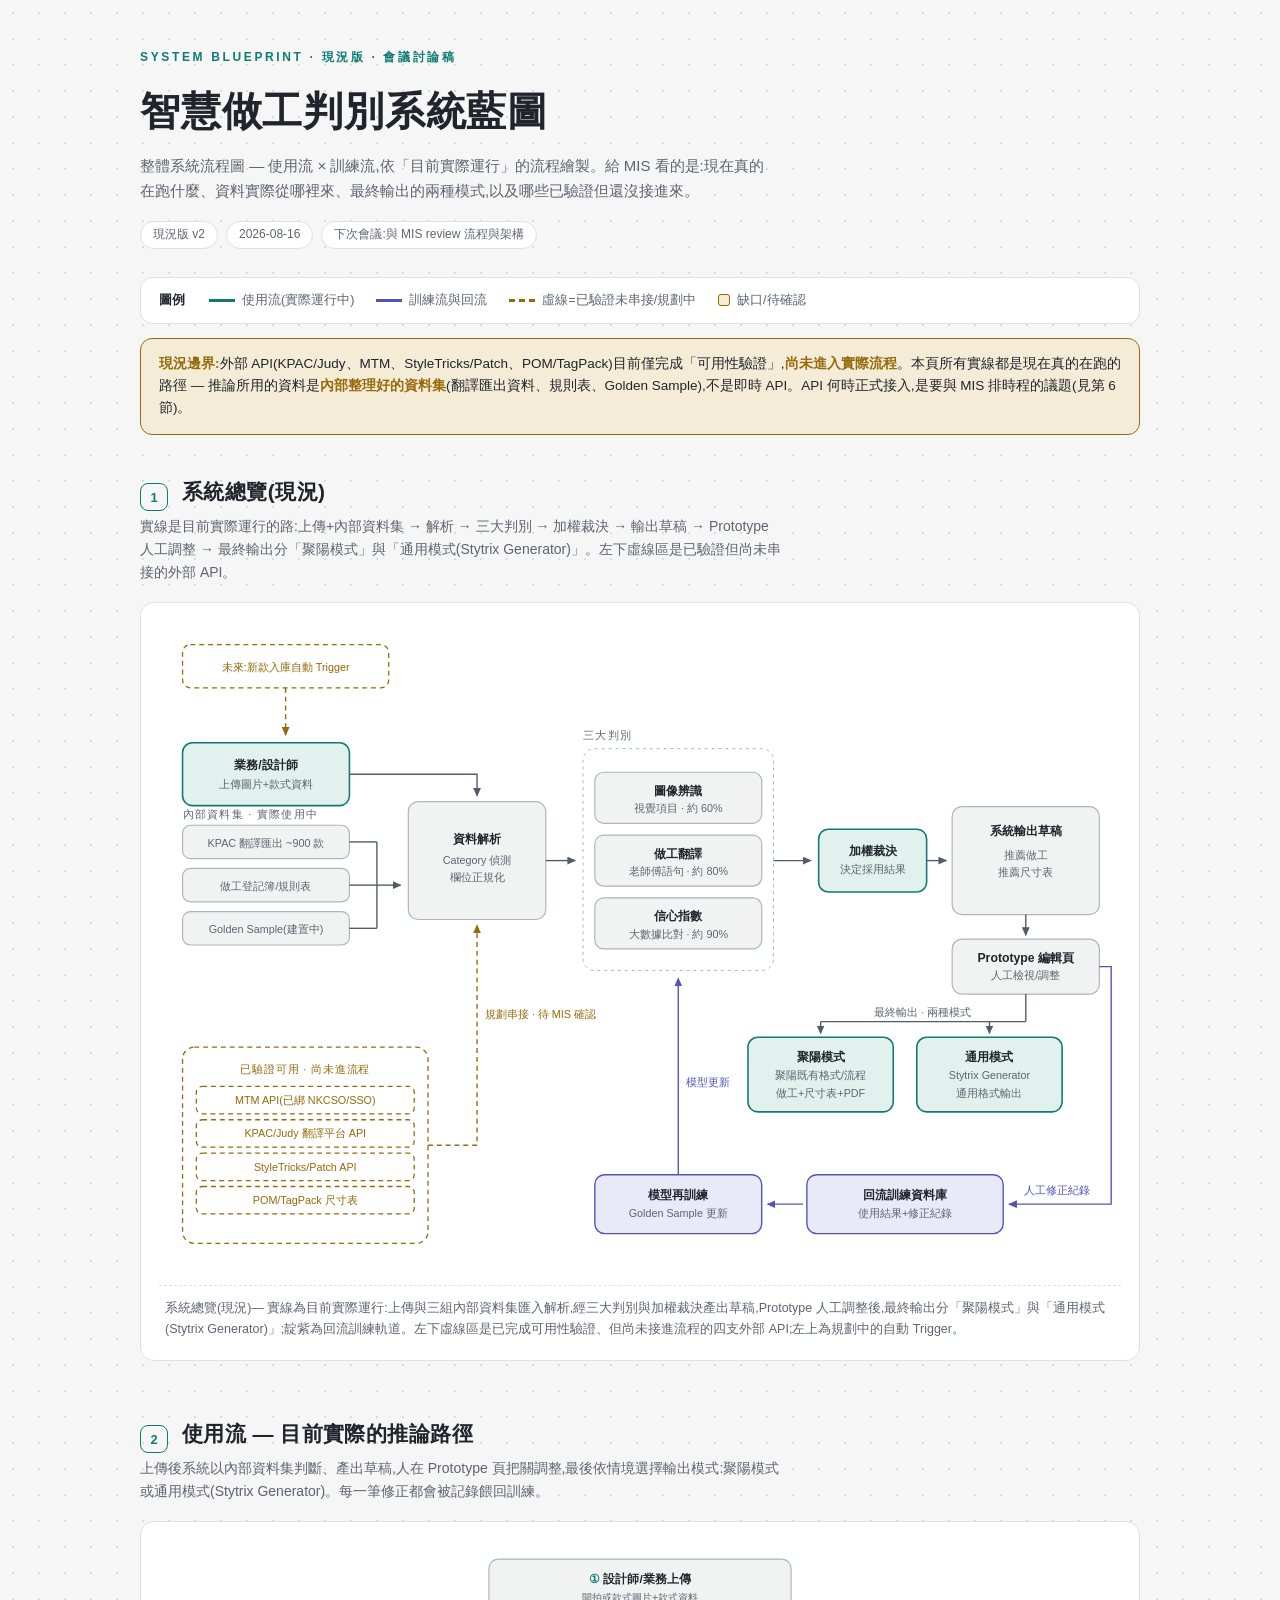
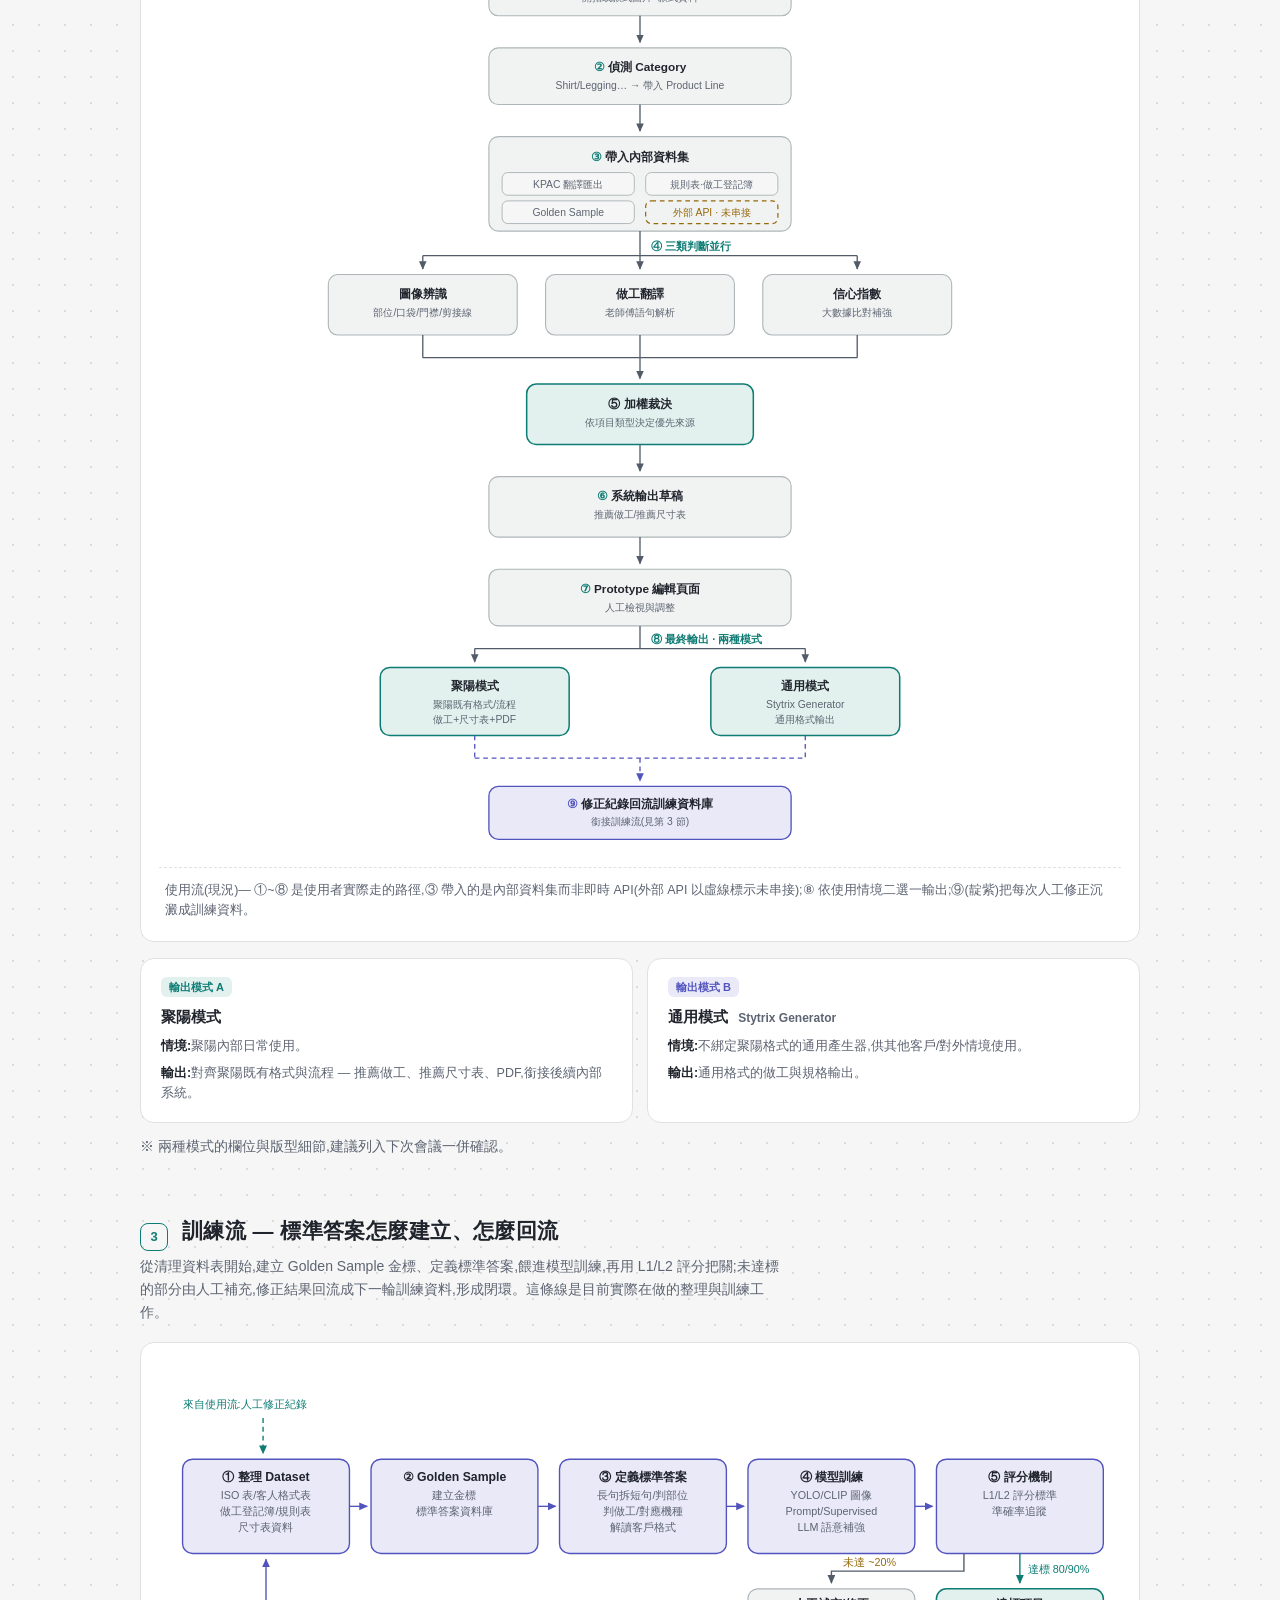
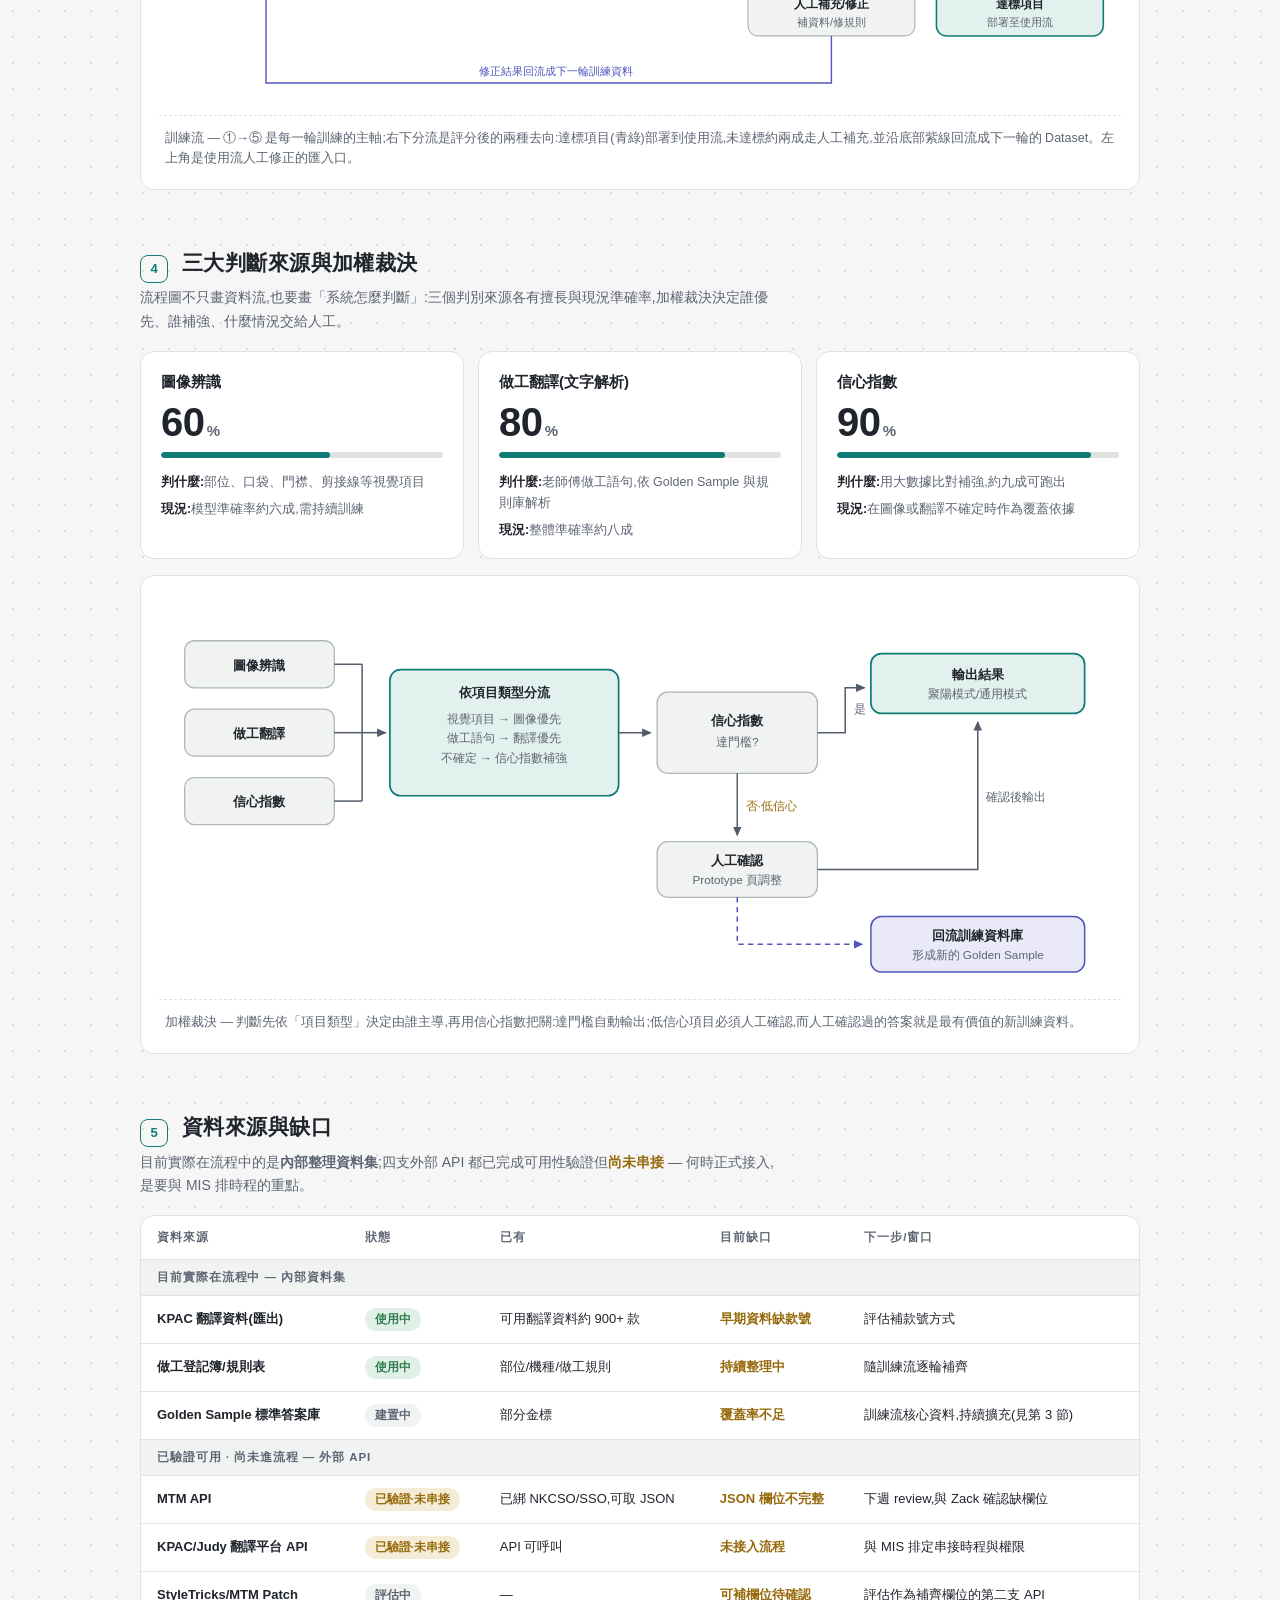
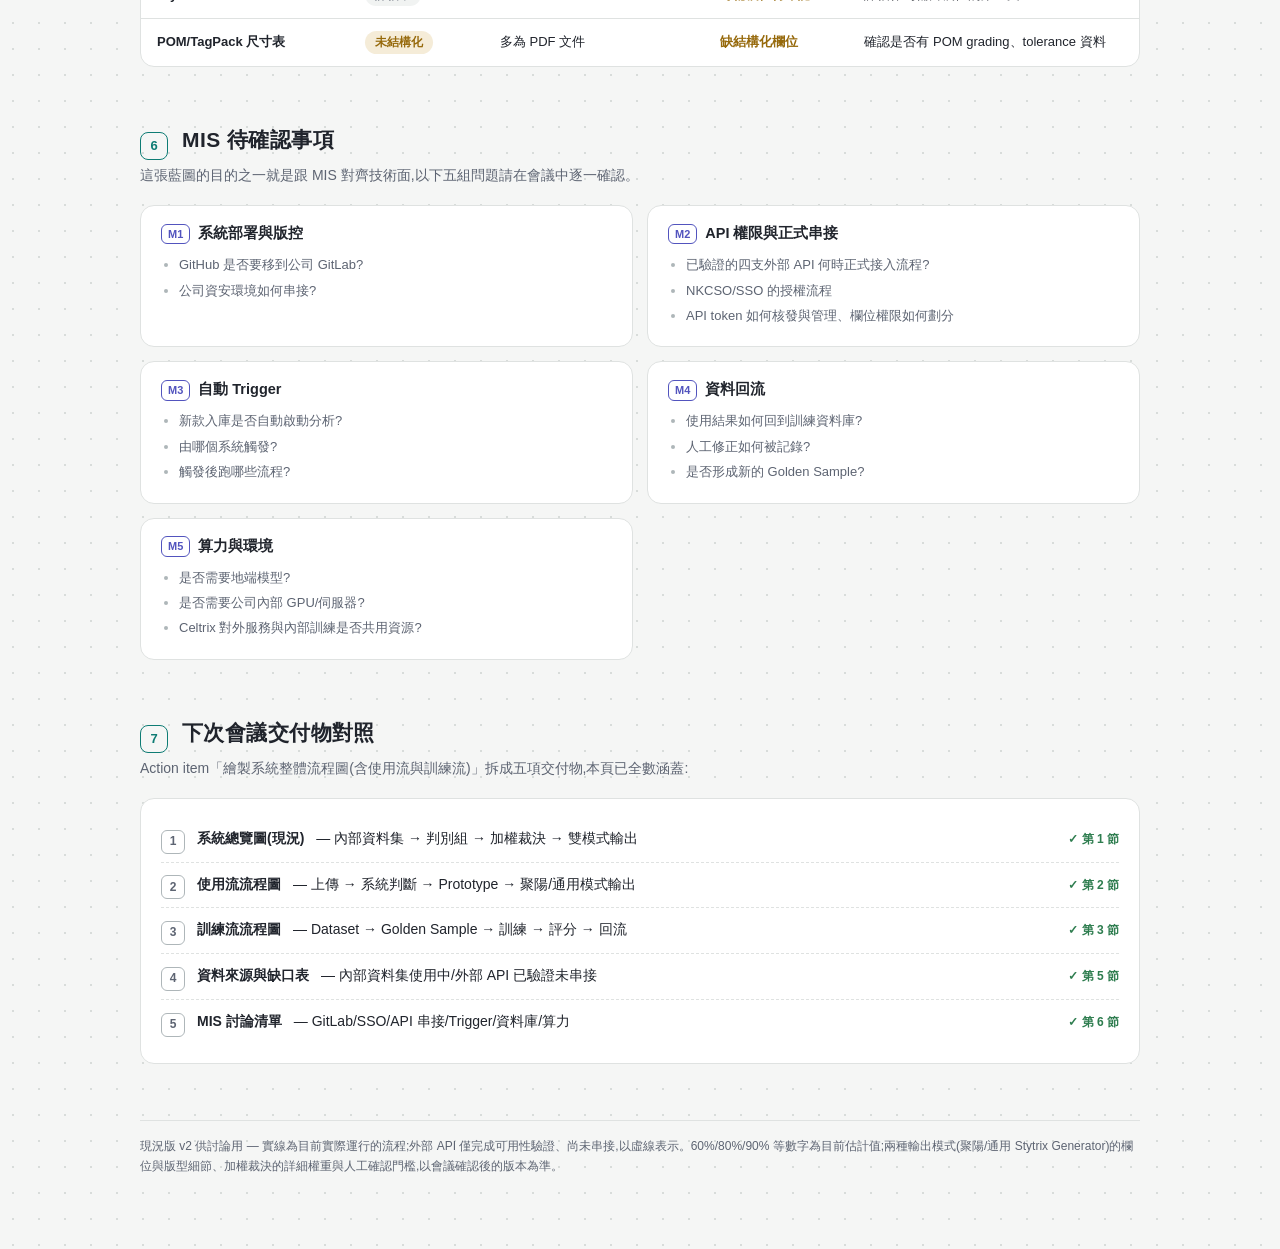
<file: docs/system-flowchart.html>
<!doctype html>
<html lang="zh-Hant">
<head>
<meta charset="utf-8">
<meta name="viewport" content="width=device-width, initial-scale=1">
<title>智慧做工判別系統藍圖</title>
<style>
  :root{
    --ground:#F5F6F5;
    --surface:#FFFFFF;
    --node:#F1F3F2;
    --ink:#20242C;
    --muted:#5D6472;
    --line:#DFE2E1;
    --edge:#AEB6B9;
    --arrow:#525B68;
    --use:#0E7C74;
    --use-bg:#E2F1EE;
    --train:#5254BE;
    --train-bg:#E9E9F8;
    --gap:#96690B;
    --gap-bg:#F5ECD8;
    --ok:#2E7D4F;
    --ok-bg:#E1F0E6;
    --dot:#D8DCDA;
  }
  @media (prefers-color-scheme: dark){
    :root:not([data-theme="light"]){
      --ground:#13161B;
      --surface:#1C2027;
      --node:#252A33;
      --ink:#E8EAEE;
      --muted:#9AA2AF;
      --line:#323844;
      --edge:#525B6B;
      --arrow:#98A1B0;
      --use:#4CC2B5;
      --use-bg:#0F3733;
      --train:#9FA1F0;
      --train-bg:#272A4D;
      --gap:#E0AC4A;
      --gap-bg:#3B2F14;
      --ok:#63BE8D;
      --ok-bg:#173826;
      --dot:#262B33;
    }
  }
  :root[data-theme="dark"]{
    --ground:#13161B;
    --surface:#1C2027;
    --node:#252A33;
    --ink:#E8EAEE;
    --muted:#9AA2AF;
    --line:#323844;
    --edge:#525B6B;
    --arrow:#98A1B0;
    --use:#4CC2B5;
    --use-bg:#0F3733;
    --train:#9FA1F0;
    --train-bg:#272A4D;
    --gap:#E0AC4A;
    --gap-bg:#3B2F14;
    --ok:#63BE8D;
    --ok-bg:#173826;
    --dot:#262B33;
  }

  *{box-sizing:border-box}
  body{
    margin:0;
    background:var(--ground);
    background-image:radial-gradient(var(--dot) 1px, transparent 1px);
    background-size:26px 26px;
    color:var(--ink);
    font-family:"Noto Sans TC","PingFang TC","Microsoft JhengHei","Helvetica Neue",Arial,sans-serif;
    line-height:1.65;
    -webkit-font-smoothing:antialiased;
  }
  main{max-width:1040px;margin:0 auto;padding:48px 20px 72px}

  /* ── header ── */
  header.doc{margin-bottom:28px}
  .kicker{font-size:12px;letter-spacing:.22em;color:var(--use);font-weight:700;margin:0 0 10px}
  h1{font-size:clamp(26px,4.5vw,40px);font-weight:800;letter-spacing:.02em;margin:0 0 10px;text-wrap:balance}
  .subtitle{font-size:15px;color:var(--muted);max-width:42em;margin:0 0 18px}
  .meta{display:flex;flex-wrap:wrap;gap:8px}
  .meta span{
    font-size:12px;color:var(--muted);background:var(--surface);
    border:1px solid var(--line);border-radius:999px;padding:3px 12px;
    font-variant-numeric:tabular-nums;
  }

  /* ── legend & callout ── */
  .legend{
    display:flex;flex-wrap:wrap;gap:10px 22px;align-items:center;
    background:var(--surface);border:1px solid var(--line);border-radius:12px;
    padding:12px 18px;margin-bottom:14px;font-size:12.5px;color:var(--muted);
  }
  .legend b{color:var(--ink);font-weight:600;margin-right:2px}
  .lg{display:inline-flex;align-items:center;gap:7px}
  .sw{display:inline-block;width:26px;height:0;border-top:3px solid}
  .sw-use{border-color:var(--use)}
  .sw-train{border-color:var(--train)}
  .sw-dash{border-top-style:dashed;border-color:var(--gap)}
  .sw-gap{width:12px;height:12px;border:none;border-radius:3px;background:var(--gap-bg);outline:1.5px solid var(--gap);outline-offset:-1.5px}
  .callout{
    background:var(--gap-bg);border:1px solid var(--gap);border-radius:12px;
    padding:14px 18px;margin-bottom:40px;font-size:13.5px;
  }
  .callout b{color:var(--gap)}

  /* ── sections ── */
  section{margin-bottom:56px}
  .sechead{display:flex;align-items:baseline;gap:14px;margin-bottom:6px}
  .secno{
    font-size:13px;font-weight:700;color:var(--use);
    border:1.5px solid var(--use);border-radius:8px;
    min-width:28px;height:28px;display:inline-flex;align-items:center;justify-content:center;
    font-variant-numeric:tabular-nums;transform:translateY(3px);
  }
  h2{font-size:21px;font-weight:750;margin:0;letter-spacing:.02em}
  .lead{color:var(--muted);font-size:14px;max-width:46em;margin:4px 0 18px}

  /* ── figures ── */
  figure{
    margin:0;background:var(--surface);border:1px solid var(--line);
    border-radius:14px;padding:22px 18px 10px;
  }
  .scroller{overflow-x:auto}
  .scroller svg{display:block;height:auto;margin:0 auto}
  .svg-wide{min-width:880px;max-width:100%}
  .svg-mid{min-width:760px;max-width:100%}
  .svg-tall{width:100%;max-width:680px;min-width:560px}
  figcaption{
    font-size:12.5px;color:var(--muted);padding:12px 6px 10px;
    border-top:1px dashed var(--line);margin-top:12px;
  }
  svg text{fill:var(--ink)}
  .tt{font-size:12.5px;font-weight:600}
  .ts{font-size:11px;fill:var(--muted)}
  .lab{font-size:11px;fill:var(--muted)}
  .tu{fill:var(--use)}.tv{fill:var(--train)}.tg{fill:var(--gap)}
  .d-box{fill:var(--node);stroke:var(--edge);stroke-width:1.2}
  .d-use{fill:var(--use-bg);stroke:var(--use);stroke-width:1.6}
  .d-train{fill:var(--train-bg);stroke:var(--train);stroke-width:1.4}
  .d-ghost{fill:none;stroke:var(--gap);stroke-width:1.3;stroke-dasharray:5 4}
  .d-frame{fill:none;stroke:var(--edge);stroke-width:1;stroke-dasharray:3 4}
  .d-chip{fill:var(--ground);stroke:var(--edge);stroke-width:1}
  .fl{fill:none;stroke:var(--arrow);stroke-width:1.4}
  .fl-v{stroke:var(--train)}
  .fl-g{stroke:var(--gap)}
  .fl-u{stroke:var(--use)}
  .dash{stroke-dasharray:5 4}

  /* ── judgment cards / mode cards ── */
  .cards{display:grid;grid-template-columns:repeat(3,1fr);gap:14px;margin-bottom:16px}
  @media (max-width:760px){.cards{grid-template-columns:1fr}}
  .modes{display:grid;grid-template-columns:1fr 1fr;gap:14px;margin:16px 0 0}
  @media (max-width:700px){.modes{grid-template-columns:1fr}}
  .jcard{
    background:var(--surface);border:1px solid var(--line);border-radius:14px;
    padding:18px 20px;display:flex;flex-direction:column;gap:6px;
  }
  .jcard h3{margin:0;font-size:15px;font-weight:700}
  .jcard h3 small{font-weight:600;color:var(--muted);font-size:12px;margin-left:6px}
  .jnum{
    font-size:40px;font-weight:800;line-height:1.1;
    font-variant-numeric:tabular-nums;letter-spacing:-.01em;
  }
  .jnum small{font-size:15px;font-weight:600;color:var(--muted);margin-left:2px}
  .meter{height:6px;border-radius:3px;background:var(--line);overflow:hidden;margin:2px 0 8px}
  .meter i{display:block;height:100%;border-radius:3px;background:var(--use)}
  .jcard p{margin:0;font-size:12.5px;color:var(--muted)}
  .jcard p b{color:var(--ink);font-weight:600}
  .mode-tag{
    display:inline-block;font-size:11px;font-weight:700;border-radius:6px;
    padding:1px 8px;margin-bottom:2px;width:fit-content;
  }
  .mode-tag.ju{background:var(--use-bg);color:var(--use)}
  .mode-tag.ge{background:var(--train-bg);color:var(--train)}

  /* ── tables ── */
  .twrap{overflow-x:auto;background:var(--surface);border:1px solid var(--line);border-radius:14px}
  table{border-collapse:collapse;width:100%;min-width:780px;font-size:13px}
  th{
    text-align:left;font-size:11.5px;letter-spacing:.08em;color:var(--muted);
    font-weight:700;padding:12px 16px;border-bottom:1px solid var(--line);
    white-space:nowrap;
  }
  td{padding:12px 16px;border-bottom:1px solid var(--line);vertical-align:top}
  tr:last-child td{border-bottom:none}
  td:first-child{font-weight:600;white-space:nowrap}
  .grp td{
    background:var(--node);font-size:11.5px;letter-spacing:.08em;
    font-weight:700;color:var(--muted);padding:8px 16px;white-space:normal;
  }
  .pill{
    display:inline-block;font-size:11.5px;font-weight:600;border-radius:999px;
    padding:2px 10px;white-space:nowrap;
  }
  .p-ok{background:var(--ok-bg);color:var(--ok)}
  .p-gap{background:var(--gap-bg);color:var(--gap)}
  .p-mid{background:var(--node);color:var(--muted)}
  .gaptext{color:var(--gap);font-weight:600}

  /* ── MIS list ── */
  .mis{display:grid;grid-template-columns:1fr 1fr;gap:14px}
  @media (max-width:700px){.mis{grid-template-columns:1fr}}
  .mcard{
    background:var(--surface);border:1px solid var(--line);border-radius:14px;
    padding:16px 20px;
  }
  .mcard h3{margin:0 0 8px;font-size:14.5px;font-weight:700;display:flex;align-items:center;gap:8px}
  .mtag{
    font-size:11px;font-weight:700;color:var(--train);border:1.5px solid var(--train);
    border-radius:6px;padding:0 6px;line-height:1.7;font-variant-numeric:tabular-nums;
  }
  .mcard ul{margin:0;padding-left:18px;font-size:13px;color:var(--muted)}
  .mcard li{margin:4px 0}
  .mcard li::marker{color:var(--edge)}

  /* ── deliverables ── */
  .deliv{background:var(--surface);border:1px solid var(--line);border-radius:14px;padding:8px 20px}
  .deliv ol{margin:10px 0;padding-left:0;list-style:none;counter-reset:d}
  .deliv li{
    counter-increment:d;display:flex;gap:12px;align-items:baseline;
    padding:10px 0;border-bottom:1px dashed var(--line);font-size:14px;
  }
  .deliv li:last-child{border-bottom:none}
  .deliv li::before{
    content:counter(d);font-size:12px;font-weight:700;color:var(--muted);
    border:1px solid var(--edge);border-radius:6px;min-width:22px;height:22px;
    display:inline-flex;align-items:center;justify-content:center;flex:none;
    transform:translateY(2px);font-variant-numeric:tabular-nums;
  }
  .deliv .where{margin-left:auto;font-size:12px;color:var(--ok);font-weight:600;white-space:nowrap}
  .deliv b{font-weight:650}

  footer{
    margin-top:48px;padding-top:16px;border-top:1px solid var(--line);
    font-size:12px;color:var(--muted);
  }
  @media (prefers-reduced-motion: no-preference){
    section{scroll-margin-top:24px}
  }
</style>

<svg width="0" height="0" style="position:absolute" aria-hidden="true">
  <defs>
    <marker id="ar" markerUnits="userSpaceOnUse" markerWidth="10" markerHeight="10" refX="8" refY="4" orient="auto">
      <path d="M0,0 L9,4 L0,8 Z" fill="var(--arrow)"/>
    </marker>
    <marker id="ar-v" markerUnits="userSpaceOnUse" markerWidth="10" markerHeight="10" refX="8" refY="4" orient="auto">
      <path d="M0,0 L9,4 L0,8 Z" fill="var(--train)"/>
    </marker>
    <marker id="ar-u" markerUnits="userSpaceOnUse" markerWidth="10" markerHeight="10" refX="8" refY="4" orient="auto">
      <path d="M0,0 L9,4 L0,8 Z" fill="var(--use)"/>
    </marker>
    <marker id="ar-g" markerUnits="userSpaceOnUse" markerWidth="10" markerHeight="10" refX="8" refY="4" orient="auto">
      <path d="M0,0 L9,4 L0,8 Z" fill="var(--gap)"/>
    </marker>
  </defs>
</svg>

<main>
<header class="doc">
  <p class="kicker">SYSTEM BLUEPRINT · 現況版 · 會議討論稿</p>
  <h1>智慧做工判別系統藍圖</h1>
  <p class="subtitle">整體系統流程圖 — 使用流 × 訓練流,依「目前實際運行」的流程繪製。給 MIS 看的是:現在真的在跑什麼、資料實際從哪裡來、最終輸出的兩種模式,以及哪些已驗證但還沒接進來。</p>
  <div class="meta">
    <span>現況版 v2</span>
    <span>2026-08-16</span>
    <span>下次會議:與 MIS review 流程與架構</span>
  </div>
</header>

<div class="legend" role="note">
  <b>圖例</b>
  <span class="lg"><span class="sw sw-use"></span>使用流(實際運行中)</span>
  <span class="lg"><span class="sw sw-train"></span>訓練流與回流</span>
  <span class="lg"><span class="sw sw-dash"></span>虛線=已驗證未串接/規劃中</span>
  <span class="lg"><span class="sw sw-gap"></span>缺口/待確認</span>
</div>

<div class="callout">
  <b>現況邊界:</b>外部 API(KPAC/Judy、MTM、StyleTricks/Patch、POM/TagPack)目前僅完成「可用性驗證」,<b>尚未進入實際流程</b>。本頁所有實線都是現在真的在跑的路徑 — 推論所用的資料是<b>內部整理好的資料集</b>(翻譯匯出資料、規則表、Golden Sample),不是即時 API。API 何時正式接入,是要與 MIS 排時程的議題(見第 6 節)。
</div>

<!-- ═══════════ 1. 系統總覽(現況) ═══════════ -->
<section id="s1">
  <div class="sechead"><span class="secno">1</span><h2>系統總覽(現況)</h2></div>
  <p class="lead">實線是目前實際運行的路:上傳+內部資料集 → 解析 → 三大判別 → 加權裁決 → 輸出草稿 → Prototype 人工調整 → 最終輸出分「聚陽模式」與「通用模式(Stytrix Generator)」。左下虛線區是已驗證但尚未串接的外部 API。</p>
  <figure>
    <div class="scroller">
      <svg class="svg-wide" viewBox="0 0 980 660" role="img" aria-label="系統總覽現況圖:上傳與內部資料集(KPAC 翻譯匯出、規則表、Golden Sample)經資料解析進入三大判別,加權裁決後輸出草稿,經 Prototype 人工調整,最終輸出分聚陽模式與通用模式(Stytrix Generator);人工修正回流訓練資料庫並更新模型。外部 API 已驗證可用但尚未串接,以虛線區塊表示;新款入庫自動 Trigger 為未來規劃。">
        <!-- future trigger -->
        <rect class="d-ghost" x="24" y="20" width="210" height="44" rx="8"/>
        <text class="ts tg" x="129" y="47" text-anchor="middle">未來:新款入庫自動 Trigger</text>
        <line class="fl fl-g dash" x1="129" y1="64" x2="129" y2="112" marker-end="url(#ar-g)"/>
        <!-- input -->
        <rect class="d-use" x="24" y="120" width="170" height="64" rx="10"/>
        <text class="tt" x="109" y="147" text-anchor="middle">業務/設計師</text>
        <text class="ts" x="109" y="166" text-anchor="middle">上傳圖片+款式資料</text>
        <!-- internal datasets (actually in the loop) -->
        <text class="ts" x="24" y="197" style="letter-spacing:.12em">內部資料集 · 實際使用中</text>
        <rect class="d-box" x="24" y="204" width="170" height="34" rx="8"/>
        <text class="ts" x="109" y="226" text-anchor="middle">KPAC 翻譯匯出 ~900 款</text>
        <rect class="d-box" x="24" y="248" width="170" height="34" rx="8"/>
        <text class="ts" x="109" y="270" text-anchor="middle">做工登記簿/規則表</text>
        <rect class="d-box" x="24" y="292" width="170" height="34" rx="8"/>
        <text class="ts" x="109" y="314" text-anchor="middle">Golden Sample(建置中)</text>
        <!-- dataset spine -->
        <line class="fl" x1="194" y1="221" x2="222" y2="221"/>
        <line class="fl" x1="194" y1="265" x2="222" y2="265"/>
        <line class="fl" x1="194" y1="309" x2="222" y2="309"/>
        <line class="fl" x1="222" y1="221" x2="222" y2="309"/>
        <line class="fl" x1="222" y1="265" x2="246" y2="265" marker-end="url(#ar)"/>
        <!-- input elbow -->
        <polyline class="fl" points="194,152 324,152 324,174" marker-end="url(#ar)"/>
        <!-- parse -->
        <rect class="d-box" x="254" y="180" width="140" height="120" rx="10"/>
        <text class="tt" x="324" y="222" text-anchor="middle">資料解析</text>
        <text class="ts" x="324" y="243" text-anchor="middle">Category 偵測</text>
        <text class="ts" x="324" y="261" text-anchor="middle">欄位正規化</text>
        <!-- validated-but-unwired APIs -->
        <rect class="d-ghost" x="24" y="430" width="250" height="200" rx="12"/>
        <text class="ts tg" x="149" y="456" text-anchor="middle" style="letter-spacing:.08em">已驗證可用 · 尚未進流程</text>
        <rect class="d-ghost" x="38" y="470" width="222" height="28" rx="6"/>
        <text class="ts tg" x="149" y="488" text-anchor="middle">MTM API(已綁 NKCSO/SSO)</text>
        <rect class="d-ghost" x="38" y="504" width="222" height="28" rx="6"/>
        <text class="ts tg" x="149" y="522" text-anchor="middle">KPAC/Judy 翻譯平台 API</text>
        <rect class="d-ghost" x="38" y="538" width="222" height="28" rx="6"/>
        <text class="ts tg" x="149" y="556" text-anchor="middle">StyleTricks/Patch API</text>
        <rect class="d-ghost" x="38" y="572" width="222" height="28" rx="6"/>
        <text class="ts tg" x="149" y="590" text-anchor="middle">POM/TagPack 尺寸表</text>
        <polyline class="fl fl-g dash" points="274,530 324,530 324,306" marker-end="url(#ar-g)"/>
        <text class="lab tg" x="332" y="400">規劃串接 · 待 MIS 確認</text>
        <!-- judges frame -->
        <text class="ts" x="432" y="116" style="letter-spacing:.12em">三大判別</text>
        <rect class="d-frame" x="432" y="126" width="194" height="226" rx="12"/>
        <rect class="d-box" x="444" y="150" width="170" height="52" rx="9"/>
        <text class="tt" x="529" y="173" text-anchor="middle">圖像辨識</text>
        <text class="ts" x="529" y="191" text-anchor="middle">視覺項目 · 約 60%</text>
        <rect class="d-box" x="444" y="214" width="170" height="52" rx="9"/>
        <text class="tt" x="529" y="237" text-anchor="middle">做工翻譯</text>
        <text class="ts" x="529" y="255" text-anchor="middle">老師傅語句 · 約 80%</text>
        <rect class="d-box" x="444" y="278" width="170" height="52" rx="9"/>
        <text class="tt" x="529" y="301" text-anchor="middle">信心指數</text>
        <text class="ts" x="529" y="319" text-anchor="middle">大數據比對 · 約 90%</text>
        <line class="fl" x1="394" y1="240" x2="424" y2="240" marker-end="url(#ar)"/>
        <line class="fl" x1="626" y1="240" x2="664" y2="240" marker-end="url(#ar)"/>
        <!-- verdict -->
        <rect class="d-use" x="672" y="208" width="110" height="64" rx="10"/>
        <text class="tt" x="727" y="234" text-anchor="middle">加權裁決</text>
        <text class="ts" x="727" y="253" text-anchor="middle">決定採用結果</text>
        <line class="fl" x1="782" y1="240" x2="802" y2="240" marker-end="url(#ar)"/>
        <!-- draft output -->
        <rect class="d-box" x="808" y="185" width="150" height="110" rx="10"/>
        <text class="tt" x="883" y="214" text-anchor="middle">系統輸出草稿</text>
        <text class="ts" x="883" y="238" text-anchor="middle">推薦做工</text>
        <text class="ts" x="883" y="256" text-anchor="middle">推薦尺寸表</text>
        <line class="fl" x1="883" y1="295" x2="883" y2="316" marker-end="url(#ar)"/>
        <!-- prototype -->
        <rect class="d-box" x="808" y="320" width="150" height="56" rx="10"/>
        <text class="tt" x="883" y="343" text-anchor="middle">Prototype 編輯頁</text>
        <text class="ts" x="883" y="361" text-anchor="middle">人工檢視/調整</text>
        <!-- final two-mode fork -->
        <line class="fl" x1="883" y1="376" x2="883" y2="404"/>
        <line class="fl" x1="674" y1="404" x2="883" y2="404"/>
        <text class="lab" x="778" y="398" text-anchor="middle">最終輸出 · 兩種模式</text>
        <line class="fl" x1="674" y1="404" x2="674" y2="416" marker-end="url(#ar)"/>
        <line class="fl" x1="846" y1="404" x2="846" y2="416" marker-end="url(#ar)"/>
        <rect class="d-use" x="600" y="420" width="148" height="76" rx="10"/>
        <text class="tt" x="674" y="444" text-anchor="middle">聚陽模式</text>
        <text class="ts" x="674" y="463" text-anchor="middle">聚陽既有格式/流程</text>
        <text class="ts" x="674" y="481" text-anchor="middle">做工+尺寸表+PDF</text>
        <rect class="d-use" x="772" y="420" width="148" height="76" rx="10"/>
        <text class="tt" x="846" y="444" text-anchor="middle">通用模式</text>
        <text class="ts" x="846" y="463" text-anchor="middle">Stytrix Generator</text>
        <text class="ts" x="846" y="481" text-anchor="middle">通用格式輸出</text>
        <!-- feedback rail -->
        <polyline class="fl fl-v" points="958,348 970,348 970,590 866,590" marker-end="url(#ar-v)"/>
        <text class="lab tv" x="915" y="580" text-anchor="middle">人工修正紀錄</text>
        <rect class="d-train" x="660" y="560" width="200" height="60" rx="10"/>
        <text class="tt" x="760" y="585" text-anchor="middle">回流訓練資料庫</text>
        <text class="ts" x="760" y="603" text-anchor="middle">使用結果+修正紀錄</text>
        <line class="fl fl-v" x1="656" y1="590" x2="620" y2="590" marker-end="url(#ar-v)"/>
        <rect class="d-train" x="444" y="560" width="170" height="60" rx="10"/>
        <text class="tt" x="529" y="585" text-anchor="middle">模型再訓練</text>
        <text class="ts" x="529" y="603" text-anchor="middle">Golden Sample 更新</text>
        <line class="fl fl-v" x1="529" y1="560" x2="529" y2="360" marker-end="url(#ar-v)"/>
        <text class="lab tv" x="537" y="470">模型更新</text>
      </svg>
    </div>
    <figcaption>系統總覽(現況)— 實線為目前實際運行:上傳與三組內部資料集匯入解析,經三大判別與加權裁決產出草稿,Prototype 人工調整後,最終輸出分「聚陽模式」與「通用模式(Stytrix Generator)」;靛紫為回流訓練軌道。左下虛線區是已完成可用性驗證、但尚未接進流程的四支外部 API;左上為規劃中的自動 Trigger。</figcaption>
  </figure>
</section>

<!-- ═══════════ 2. 使用流 ═══════════ -->
<section id="s2">
  <div class="sechead"><span class="secno">2</span><h2>使用流 — 目前實際的推論路徑</h2></div>
  <p class="lead">上傳後系統以內部資料集判斷、產出草稿,人在 Prototype 頁把關調整,最後依情境選擇輸出模式:聚陽模式或通用模式(Stytrix Generator)。每一筆修正都會被記錄餵回訓練。</p>
  <figure>
    <div class="scroller">
      <svg class="svg-tall" viewBox="0 0 720 964" role="img" aria-label="使用流流程圖(現況):上傳圖片與款式資料、偵測 Category 並帶入 Product Line、帶入內部資料集(KPAC 翻譯匯出、規則表與登記簿、Golden Sample;外部 API 未串接),由圖像辨識、做工翻譯、信心指數並行判斷,經加權裁決輸出草稿,進 Prototype 編輯頁人工調整,最終輸出分聚陽模式與通用模式(Stytrix Generator),修正紀錄回流訓練資料庫。">
        <rect class="d-box" x="200" y="16" width="320" height="60" rx="10"/>
        <text class="tt" x="360" y="41" text-anchor="middle"><tspan class="tu">①</tspan> 設計師/業務上傳</text>
        <text class="ts" x="360" y="60" text-anchor="middle">開拍或款式圖片+款式資料</text>
        <line class="fl" x1="360" y1="76" x2="360" y2="104" marker-end="url(#ar)"/>
        <rect class="d-box" x="200" y="110" width="320" height="60" rx="10"/>
        <text class="tt" x="360" y="135" text-anchor="middle"><tspan class="tu">②</tspan> 偵測 Category</text>
        <text class="ts" x="360" y="154" text-anchor="middle">Shirt/Legging… → 帶入 Product Line</text>
        <line class="fl" x1="360" y1="170" x2="360" y2="198" marker-end="url(#ar)"/>
        <rect class="d-box" x="200" y="204" width="320" height="100" rx="10"/>
        <text class="tt" x="360" y="230" text-anchor="middle"><tspan class="tu">③</tspan> 帶入內部資料集</text>
        <rect class="d-chip" x="214" y="242" width="140" height="24" rx="6"/>
        <text class="ts" x="284" y="258" text-anchor="middle">KPAC 翻譯匯出</text>
        <rect class="d-chip" x="366" y="242" width="140" height="24" rx="6"/>
        <text class="ts" x="436" y="258" text-anchor="middle">規則表·做工登記簿</text>
        <rect class="d-chip" x="214" y="272" width="140" height="24" rx="6"/>
        <text class="ts" x="284" y="288" text-anchor="middle">Golden Sample</text>
        <rect class="d-ghost" x="366" y="272" width="140" height="24" rx="6"/>
        <text class="ts tg" x="436" y="288" text-anchor="middle">外部 API · 未串接</text>
        <!-- branch -->
        <line class="fl" x1="360" y1="304" x2="360" y2="330"/>
        <line class="fl" x1="130" y1="330" x2="590" y2="330"/>
        <text class="tt tu" x="372" y="324" text-anchor="start" style="font-size:11.5px">④ 三類判斷並行</text>
        <line class="fl" x1="130" y1="330" x2="130" y2="344" marker-end="url(#ar)"/>
        <line class="fl" x1="360" y1="330" x2="360" y2="344" marker-end="url(#ar)"/>
        <line class="fl" x1="590" y1="330" x2="590" y2="344" marker-end="url(#ar)"/>
        <rect class="d-box" x="30" y="350" width="200" height="64" rx="10"/>
        <text class="tt" x="130" y="375" text-anchor="middle">圖像辨識</text>
        <text class="ts" x="130" y="394" text-anchor="middle">部位/口袋/門襟/剪接線</text>
        <rect class="d-box" x="260" y="350" width="200" height="64" rx="10"/>
        <text class="tt" x="360" y="375" text-anchor="middle">做工翻譯</text>
        <text class="ts" x="360" y="394" text-anchor="middle">老師傅語句解析</text>
        <rect class="d-box" x="490" y="350" width="200" height="64" rx="10"/>
        <text class="tt" x="590" y="375" text-anchor="middle">信心指數</text>
        <text class="ts" x="590" y="394" text-anchor="middle">大數據比對補強</text>
        <!-- merge -->
        <line class="fl" x1="130" y1="414" x2="130" y2="438"/>
        <line class="fl" x1="360" y1="414" x2="360" y2="438"/>
        <line class="fl" x1="590" y1="414" x2="590" y2="438"/>
        <line class="fl" x1="130" y1="438" x2="590" y2="438"/>
        <line class="fl" x1="360" y1="438" x2="360" y2="460" marker-end="url(#ar)"/>
        <rect class="d-use" x="240" y="466" width="240" height="64" rx="10"/>
        <text class="tt" x="360" y="491" text-anchor="middle">⑤ 加權裁決</text>
        <text class="ts" x="360" y="510" text-anchor="middle">依項目類型決定優先來源</text>
        <line class="fl" x1="360" y1="530" x2="360" y2="558" marker-end="url(#ar)"/>
        <rect class="d-box" x="200" y="564" width="320" height="64" rx="10"/>
        <text class="tt" x="360" y="589" text-anchor="middle"><tspan class="tu">⑥</tspan> 系統輸出草稿</text>
        <text class="ts" x="360" y="608" text-anchor="middle">推薦做工/推薦尺寸表</text>
        <line class="fl" x1="360" y1="628" x2="360" y2="656" marker-end="url(#ar)"/>
        <rect class="d-box" x="200" y="662" width="320" height="60" rx="10"/>
        <text class="tt" x="360" y="687" text-anchor="middle"><tspan class="tu">⑦</tspan> Prototype 編輯頁面</text>
        <text class="ts" x="360" y="706" text-anchor="middle">人工檢視與調整</text>
        <!-- two-mode fork -->
        <line class="fl" x1="360" y1="722" x2="360" y2="746"/>
        <line class="fl" x1="185" y1="746" x2="535" y2="746"/>
        <text class="tt tu" x="372" y="740" text-anchor="start" style="font-size:11.5px">⑧ 最終輸出 · 兩種模式</text>
        <line class="fl" x1="185" y1="746" x2="185" y2="760" marker-end="url(#ar)"/>
        <line class="fl" x1="535" y1="746" x2="535" y2="760" marker-end="url(#ar)"/>
        <rect class="d-use" x="85" y="766" width="200" height="72" rx="10"/>
        <text class="tt" x="185" y="790" text-anchor="middle">聚陽模式</text>
        <text class="ts" x="185" y="809" text-anchor="middle">聚陽既有格式/流程</text>
        <text class="ts" x="185" y="825" text-anchor="middle">做工+尺寸表+PDF</text>
        <rect class="d-use" x="435" y="766" width="200" height="72" rx="10"/>
        <text class="tt" x="535" y="790" text-anchor="middle">通用模式</text>
        <text class="ts" x="535" y="809" text-anchor="middle">Stytrix Generator</text>
        <text class="ts" x="535" y="825" text-anchor="middle">通用格式輸出</text>
        <!-- merge to feedback -->
        <line class="fl fl-v dash" x1="185" y1="838" x2="185" y2="862"/>
        <line class="fl fl-v dash" x1="535" y1="838" x2="535" y2="862"/>
        <line class="fl fl-v dash" x1="185" y1="862" x2="535" y2="862"/>
        <line class="fl fl-v dash" x1="360" y1="862" x2="360" y2="886" marker-end="url(#ar-v)"/>
        <rect class="d-train" x="200" y="892" width="320" height="56" rx="10"/>
        <text class="tt" x="360" y="915" text-anchor="middle"><tspan class="tv">⑨</tspan> 修正紀錄回流訓練資料庫</text>
        <text class="ts" x="360" y="933" text-anchor="middle">銜接訓練流(見第 3 節)</text>
      </svg>
    </div>
    <figcaption>使用流(現況)— ①~⑧ 是使用者實際走的路徑,③ 帶入的是內部資料集而非即時 API(外部 API 以虛線標示未串接);⑧ 依使用情境二選一輸出;⑨(靛紫)把每次人工修正沉澱成訓練資料。</figcaption>
  </figure>
  <div class="modes">
    <article class="jcard">
      <span class="mode-tag ju">輸出模式 A</span>
      <h3>聚陽模式</h3>
      <p><b>情境:</b>聚陽內部日常使用。</p>
      <p><b>輸出:</b>對齊聚陽既有格式與流程 — 推薦做工、推薦尺寸表、PDF,銜接後續內部系統。</p>
    </article>
    <article class="jcard">
      <span class="mode-tag ge">輸出模式 B</span>
      <h3>通用模式 <small>Stytrix Generator</small></h3>
      <p><b>情境:</b>不綁定聚陽格式的通用產生器,供其他客戶/對外情境使用。</p>
      <p><b>輸出:</b>通用格式的做工與規格輸出。</p>
    </article>
  </div>
  <p class="lead" style="margin-top:12px">※ 兩種模式的欄位與版型細節,建議列入下次會議一併確認。</p>
</section>

<!-- ═══════════ 3. 訓練流 ═══════════ -->
<section id="s3">
  <div class="sechead"><span class="secno">3</span><h2>訓練流 — 標準答案怎麼建立、怎麼回流</h2></div>
  <p class="lead">從清理資料表開始,建立 Golden Sample 金標、定義標準答案,餵進模型訓練,再用 L1/L2 評分把關;未達標的部分由人工補充,修正結果回流成下一輪訓練資料,形成閉環。這條線是目前實際在做的整理與訓練工作。</p>
  <figure>
    <div class="scroller">
      <svg class="svg-wide" viewBox="0 0 980 344" role="img" aria-label="訓練流流程圖:整理 Dataset 與清理資料表、建立 Golden Sample 金標、定義標準答案、進行 YOLO/CLIP 與 Supervised 等模型訓練、以 L1/L2 評分機制把關;達標項目部署至使用流,未達標約兩成由人工補充修正,修正結果回流成下一輪訓練資料;使用流的人工修正紀錄也匯入 Dataset。">
        <text class="ts tu" x="24" y="44">來自使用流:人工修正紀錄</text>
        <line class="fl fl-u dash" x1="106" y1="54" x2="106" y2="90" marker-end="url(#ar-u)"/>
        <rect class="d-train" x="24" y="96" width="170" height="96" rx="10"/>
        <text class="tt" x="109" y="118" text-anchor="middle">① 整理 Dataset</text>
        <text class="ts" x="109" y="137" text-anchor="middle">ISO 表/客人格式表</text>
        <text class="ts" x="109" y="153" text-anchor="middle">做工登記簿/規則表</text>
        <text class="ts" x="109" y="169" text-anchor="middle">尺寸表資料</text>
        <line class="fl fl-v" x1="194" y1="144" x2="212" y2="144" marker-end="url(#ar-v)"/>
        <rect class="d-train" x="216" y="96" width="170" height="96" rx="10"/>
        <text class="tt" x="301" y="118" text-anchor="middle">② Golden Sample</text>
        <text class="ts" x="301" y="137" text-anchor="middle">建立金標</text>
        <text class="ts" x="301" y="153" text-anchor="middle">標準答案資料庫</text>
        <line class="fl fl-v" x1="386" y1="144" x2="404" y2="144" marker-end="url(#ar-v)"/>
        <rect class="d-train" x="408" y="96" width="170" height="96" rx="10"/>
        <text class="tt" x="493" y="118" text-anchor="middle">③ 定義標準答案</text>
        <text class="ts" x="493" y="137" text-anchor="middle">長句拆短句/判部位</text>
        <text class="ts" x="493" y="153" text-anchor="middle">判做工/對應機種</text>
        <text class="ts" x="493" y="169" text-anchor="middle">解讀客戶格式</text>
        <line class="fl fl-v" x1="578" y1="144" x2="596" y2="144" marker-end="url(#ar-v)"/>
        <rect class="d-train" x="600" y="96" width="170" height="96" rx="10"/>
        <text class="tt" x="685" y="118" text-anchor="middle">④ 模型訓練</text>
        <text class="ts" x="685" y="137" text-anchor="middle">YOLO/CLIP 圖像</text>
        <text class="ts" x="685" y="153" text-anchor="middle">Prompt/Supervised</text>
        <text class="ts" x="685" y="169" text-anchor="middle">LLM 語意補強</text>
        <line class="fl fl-v" x1="770" y1="144" x2="788" y2="144" marker-end="url(#ar-v)"/>
        <rect class="d-train" x="792" y="96" width="170" height="96" rx="10"/>
        <text class="tt" x="877" y="118" text-anchor="middle">⑤ 評分機制</text>
        <text class="ts" x="877" y="137" text-anchor="middle">L1/L2 評分標準</text>
        <text class="ts" x="877" y="153" text-anchor="middle">準確率追蹤</text>
        <!-- pass -->
        <line class="fl fl-u" x1="877" y1="192" x2="877" y2="222" marker-end="url(#ar-u)"/>
        <text class="lab tu" x="885" y="212">達標 80/90%</text>
        <rect class="d-use" x="792" y="228" width="170" height="48" rx="10"/>
        <text class="tt" x="877" y="248" text-anchor="middle">達標項目</text>
        <text class="ts" x="877" y="266" text-anchor="middle">部署至使用流</text>
        <!-- fail -->
        <polyline class="fl" points="820,192 820,210 685,210 685,222" marker-end="url(#ar)"/>
        <text class="lab tg" x="697" y="205">未達 ~20%</text>
        <rect class="d-box" x="600" y="228" width="170" height="48" rx="10"/>
        <text class="tt" x="685" y="248" text-anchor="middle">人工補充/修正</text>
        <text class="ts" x="685" y="266" text-anchor="middle">補資料/修規則</text>
        <!-- loop back -->
        <polyline class="fl fl-v" points="685,276 685,324 109,324 109,198" marker-end="url(#ar-v)"/>
        <text class="lab tv" x="404" y="316" text-anchor="middle">修正結果回流成下一輪訓練資料</text>
      </svg>
    </div>
    <figcaption>訓練流 — ①→⑤ 是每一輪訓練的主軸;右下分流是評分後的兩種去向:達標項目(青綠)部署到使用流,未達標約兩成走人工補充,並沿底部紫線回流成下一輪的 Dataset。左上角是使用流人工修正的匯入口。</figcaption>
  </figure>
</section>

<!-- ═══════════ 4. 三大判斷來源與加權裁決 ═══════════ -->
<section id="s4">
  <div class="sechead"><span class="secno">4</span><h2>三大判斷來源與加權裁決</h2></div>
  <p class="lead">流程圖不只畫資料流,也要畫「系統怎麼判斷」:三個判別來源各有擅長與現況準確率,加權裁決決定誰優先、誰補強、什麼情況交給人工。</p>
  <div class="cards">
    <article class="jcard">
      <h3>圖像辨識</h3>
      <div class="jnum">60<small>%</small></div>
      <div class="meter" role="img" aria-label="圖像辨識目前準確率約六成"><i style="width:60%"></i></div>
      <p><b>判什麼:</b>部位、口袋、門襟、剪接線等視覺項目</p>
      <p><b>現況:</b>模型準確率約六成,需持續訓練</p>
    </article>
    <article class="jcard">
      <h3>做工翻譯(文字解析)</h3>
      <div class="jnum">80<small>%</small></div>
      <div class="meter" role="img" aria-label="做工翻譯目前準確率約八成"><i style="width:80%"></i></div>
      <p><b>判什麼:</b>老師傅做工語句,依 Golden Sample 與規則庫解析</p>
      <p><b>現況:</b>整體準確率約八成</p>
    </article>
    <article class="jcard">
      <h3>信心指數</h3>
      <div class="jnum">90<small>%</small></div>
      <div class="meter" role="img" aria-label="信心指數約九成可跑出"><i style="width:90%"></i></div>
      <p><b>判什麼:</b>用大數據比對補強,約九成可跑出</p>
      <p><b>現況:</b>在圖像或翻譯不確定時作為覆蓋依據</p>
    </article>
  </div>
  <figure>
    <div class="scroller">
      <svg class="svg-mid" viewBox="0 0 900 364" role="img" aria-label="加權裁決邏輯:三個判斷來源依項目類型分流(視覺項目圖像優先、做工語句翻譯優先、不確定時信心指數補強),信心達門檻即自動輸出;低信心項目進人工確認,確認後輸出,並將修正紀錄回流訓練資料庫形成新的 Golden Sample。">
        <rect class="d-box" x="24" y="40" width="140" height="44" rx="9"/>
        <text class="tt" x="94" y="67" text-anchor="middle">圖像辨識</text>
        <rect class="d-box" x="24" y="104" width="140" height="44" rx="9"/>
        <text class="tt" x="94" y="131" text-anchor="middle">做工翻譯</text>
        <rect class="d-box" x="24" y="168" width="140" height="44" rx="9"/>
        <text class="tt" x="94" y="195" text-anchor="middle">信心指數</text>
        <line class="fl" x1="164" y1="62" x2="190" y2="62"/>
        <line class="fl" x1="164" y1="126" x2="190" y2="126"/>
        <line class="fl" x1="164" y1="190" x2="190" y2="190"/>
        <line class="fl" x1="190" y1="62" x2="190" y2="190"/>
        <line class="fl" x1="190" y1="126" x2="212" y2="126" marker-end="url(#ar)"/>
        <rect class="d-use" x="216" y="67" width="214" height="118" rx="10"/>
        <text class="tt" x="323" y="93" text-anchor="middle">依項目類型分流</text>
        <text class="ts" x="323" y="117" text-anchor="middle">視覺項目 → 圖像優先</text>
        <text class="ts" x="323" y="135" text-anchor="middle">做工語句 → 翻譯優先</text>
        <text class="ts" x="323" y="153" text-anchor="middle">不確定 → 信心指數補強</text>
        <line class="fl" x1="430" y1="126" x2="460" y2="126" marker-end="url(#ar)"/>
        <rect class="d-box" x="466" y="88" width="150" height="76" rx="10"/>
        <text class="tt" x="541" y="119" text-anchor="middle">信心指數</text>
        <text class="ts" x="541" y="138" text-anchor="middle">達門檻?</text>
        <polyline class="fl" points="616,126 642,126 642,84 660,84" marker-end="url(#ar)"/>
        <text class="lab" x="650" y="108">是</text>
        <rect class="d-use" x="666" y="52" width="200" height="56" rx="10"/>
        <text class="tt" x="766" y="76" text-anchor="middle">輸出結果</text>
        <text class="ts" x="766" y="94" text-anchor="middle">聚陽模式/通用模式</text>
        <line class="fl" x1="541" y1="164" x2="541" y2="222" marker-end="url(#ar)"/>
        <text class="lab tg" x="549" y="198">否·低信心</text>
        <rect class="d-box" x="466" y="228" width="150" height="52" rx="10"/>
        <text class="tt" x="541" y="250" text-anchor="middle">人工確認</text>
        <text class="ts" x="541" y="268" text-anchor="middle">Prototype 頁調整</text>
        <polyline class="fl" points="616,254 766,254 766,116" marker-end="url(#ar)"/>
        <text class="lab" x="774" y="190">確認後輸出</text>
        <polyline class="fl fl-v dash" points="541,280 541,324 658,324" marker-end="url(#ar-v)"/>
        <rect class="d-train" x="666" y="298" width="200" height="52" rx="10"/>
        <text class="tt" x="766" y="320" text-anchor="middle">回流訓練資料庫</text>
        <text class="ts" x="766" y="338" text-anchor="middle">形成新的 Golden Sample</text>
      </svg>
    </div>
    <figcaption>加權裁決 — 判斷先依「項目類型」決定由誰主導,再用信心指數把關:達門檻自動輸出;低信心項目必須人工確認,而人工確認過的答案就是最有價值的新訓練資料。</figcaption>
  </figure>
</section>

<!-- ═══════════ 5. 資料來源與缺口 ═══════════ -->
<section id="s5">
  <div class="sechead"><span class="secno">5</span><h2>資料來源與缺口</h2></div>
  <p class="lead">目前實際在流程中的是<b>內部整理資料集</b>;四支外部 API 都已完成可用性驗證但<span class="gaptext">尚未串接</span> — 何時正式接入,是要與 MIS 排時程的重點。</p>
  <div class="twrap">
    <table>
      <thead>
        <tr><th>資料來源</th><th>狀態</th><th>已有</th><th>目前缺口</th><th>下一步/窗口</th></tr>
      </thead>
      <tbody>
        <tr class="grp"><td colspan="5">目前實際在流程中 — 內部資料集</td></tr>
        <tr>
          <td>KPAC 翻譯資料(匯出)</td>
          <td><span class="pill p-ok">使用中</span></td>
          <td>可用翻譯資料約 900+ 款</td>
          <td class="gaptext">早期資料缺款號</td>
          <td>評估補款號方式</td>
        </tr>
        <tr>
          <td>做工登記簿/規則表</td>
          <td><span class="pill p-ok">使用中</span></td>
          <td>部位/機種/做工規則</td>
          <td class="gaptext">持續整理中</td>
          <td>隨訓練流逐輪補齊</td>
        </tr>
        <tr>
          <td>Golden Sample 標準答案庫</td>
          <td><span class="pill p-mid">建置中</span></td>
          <td>部分金標</td>
          <td class="gaptext">覆蓋率不足</td>
          <td>訓練流核心資料,持續擴充(見第 3 節)</td>
        </tr>
        <tr class="grp"><td colspan="5">已驗證可用 · 尚未進流程 — 外部 API</td></tr>
        <tr>
          <td>MTM API</td>
          <td><span class="pill p-gap">已驗證·未串接</span></td>
          <td>已綁 NKCSO/SSO,可取 JSON</td>
          <td class="gaptext">JSON 欄位不完整</td>
          <td>下週 review,與 Zack 確認缺欄位</td>
        </tr>
        <tr>
          <td>KPAC/Judy 翻譯平台 API</td>
          <td><span class="pill p-gap">已驗證·未串接</span></td>
          <td>API 可呼叫</td>
          <td class="gaptext">未接入流程</td>
          <td>與 MIS 排定串接時程與權限</td>
        </tr>
        <tr>
          <td>StyleTricks/MTM Patch</td>
          <td><span class="pill p-mid">評估中</span></td>
          <td>—</td>
          <td class="gaptext">可補欄位待確認</td>
          <td>評估作為補齊欄位的第二支 API</td>
        </tr>
        <tr>
          <td>POM/TagPack 尺寸表</td>
          <td><span class="pill p-gap">未結構化</span></td>
          <td>多為 PDF 文件</td>
          <td class="gaptext">缺結構化欄位</td>
          <td>確認是否有 POM grading、tolerance 資料</td>
        </tr>
      </tbody>
    </table>
  </div>
</section>

<!-- ═══════════ 6. MIS 討論清單 ═══════════ -->
<section id="s6">
  <div class="sechead"><span class="secno">6</span><h2>MIS 待確認事項</h2></div>
  <p class="lead">這張藍圖的目的之一就是跟 MIS 對齊技術面,以下五組問題請在會議中逐一確認。</p>
  <div class="mis">
    <article class="mcard">
      <h3><span class="mtag">M1</span>系統部署與版控</h3>
      <ul>
        <li>GitHub 是否要移到公司 GitLab?</li>
        <li>公司資安環境如何串接?</li>
      </ul>
    </article>
    <article class="mcard">
      <h3><span class="mtag">M2</span>API 權限與正式串接</h3>
      <ul>
        <li>已驗證的四支外部 API 何時正式接入流程?</li>
        <li>NKCSO/SSO 的授權流程</li>
        <li>API token 如何核發與管理、欄位權限如何劃分</li>
      </ul>
    </article>
    <article class="mcard">
      <h3><span class="mtag">M3</span>自動 Trigger</h3>
      <ul>
        <li>新款入庫是否自動啟動分析?</li>
        <li>由哪個系統觸發?</li>
        <li>觸發後跑哪些流程?</li>
      </ul>
    </article>
    <article class="mcard">
      <h3><span class="mtag">M4</span>資料回流</h3>
      <ul>
        <li>使用結果如何回到訓練資料庫?</li>
        <li>人工修正如何被記錄?</li>
        <li>是否形成新的 Golden Sample?</li>
      </ul>
    </article>
    <article class="mcard">
      <h3><span class="mtag">M5</span>算力與環境</h3>
      <ul>
        <li>是否需要地端模型?</li>
        <li>是否需要公司內部 GPU/伺服器?</li>
        <li>Celtrix 對外服務與內部訓練是否共用資源?</li>
      </ul>
    </article>
  </div>
</section>

<!-- ═══════════ 7. 下次會議交付物 ═══════════ -->
<section id="s7">
  <div class="sechead"><span class="secno">7</span><h2>下次會議交付物對照</h2></div>
  <p class="lead">Action item「繪製系統整體流程圖(含使用流與訓練流)」拆成五項交付物,本頁已全數涵蓋:</p>
  <div class="deliv">
    <ol>
      <li><b>系統總覽圖(現況)</b> — 內部資料集 → 判別組 → 加權裁決 → 雙模式輸出<span class="where">✓ 第 1 節</span></li>
      <li><b>使用流流程圖</b> — 上傳 → 系統判斷 → Prototype → 聚陽/通用模式輸出<span class="where">✓ 第 2 節</span></li>
      <li><b>訓練流流程圖</b> — Dataset → Golden Sample → 訓練 → 評分 → 回流<span class="where">✓ 第 3 節</span></li>
      <li><b>資料來源與缺口表</b> — 內部資料集使用中/外部 API 已驗證未串接<span class="where">✓ 第 5 節</span></li>
      <li><b>MIS 討論清單</b> — GitLab/SSO/API 串接/Trigger/資料庫/算力<span class="where">✓ 第 6 節</span></li>
    </ol>
  </div>
</section>

<footer>
  現況版 v2 供討論用 — 實線為目前實際運行的流程;外部 API 僅完成可用性驗證、尚未串接,以虛線表示。60%/80%/90% 等數字為目前估計值;兩種輸出模式(聚陽/通用 Stytrix Generator)的欄位與版型細節、加權裁決的詳細權重與人工確認門檻,以會議確認後的版本為準。
</footer>
</main>

</html>
</file>
